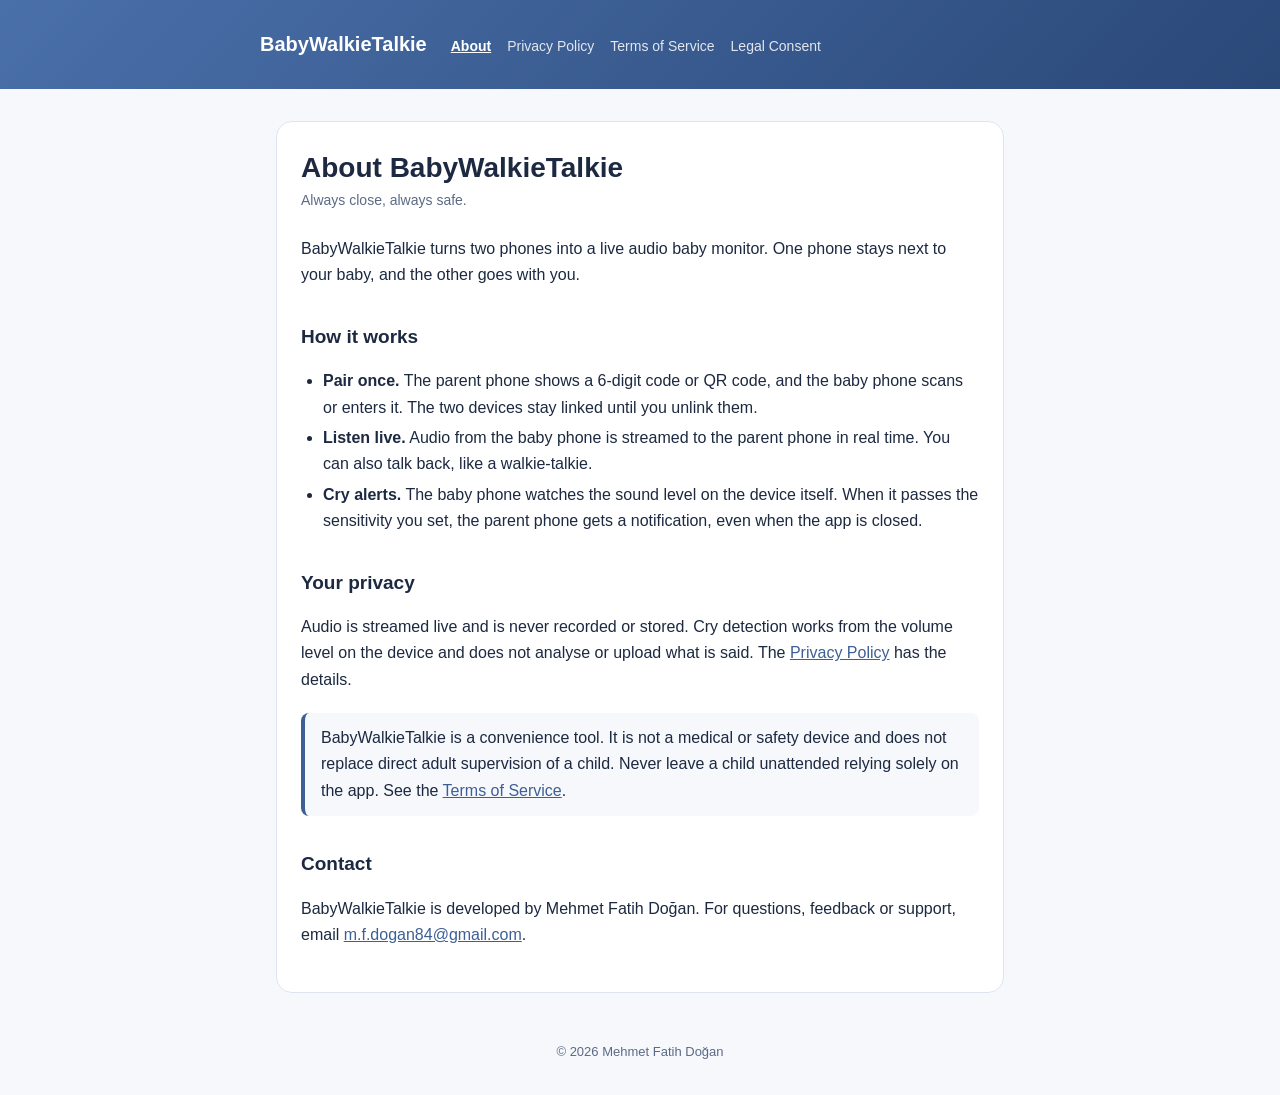
<file: index.html>
<!doctype html>
<html lang="en">
<head>
  <meta charset="utf-8">
  <meta name="viewport" content="width=device-width, initial-scale=1">
  <title>BabyWalkieTalkie</title>
  <meta http-equiv="refresh" content="0; url=about/">
  <link rel="canonical" href="about/">
</head>
<body>
  <p><a href="about/">BabyWalkieTalkie – About</a></p>
</body>
</html>
</file>
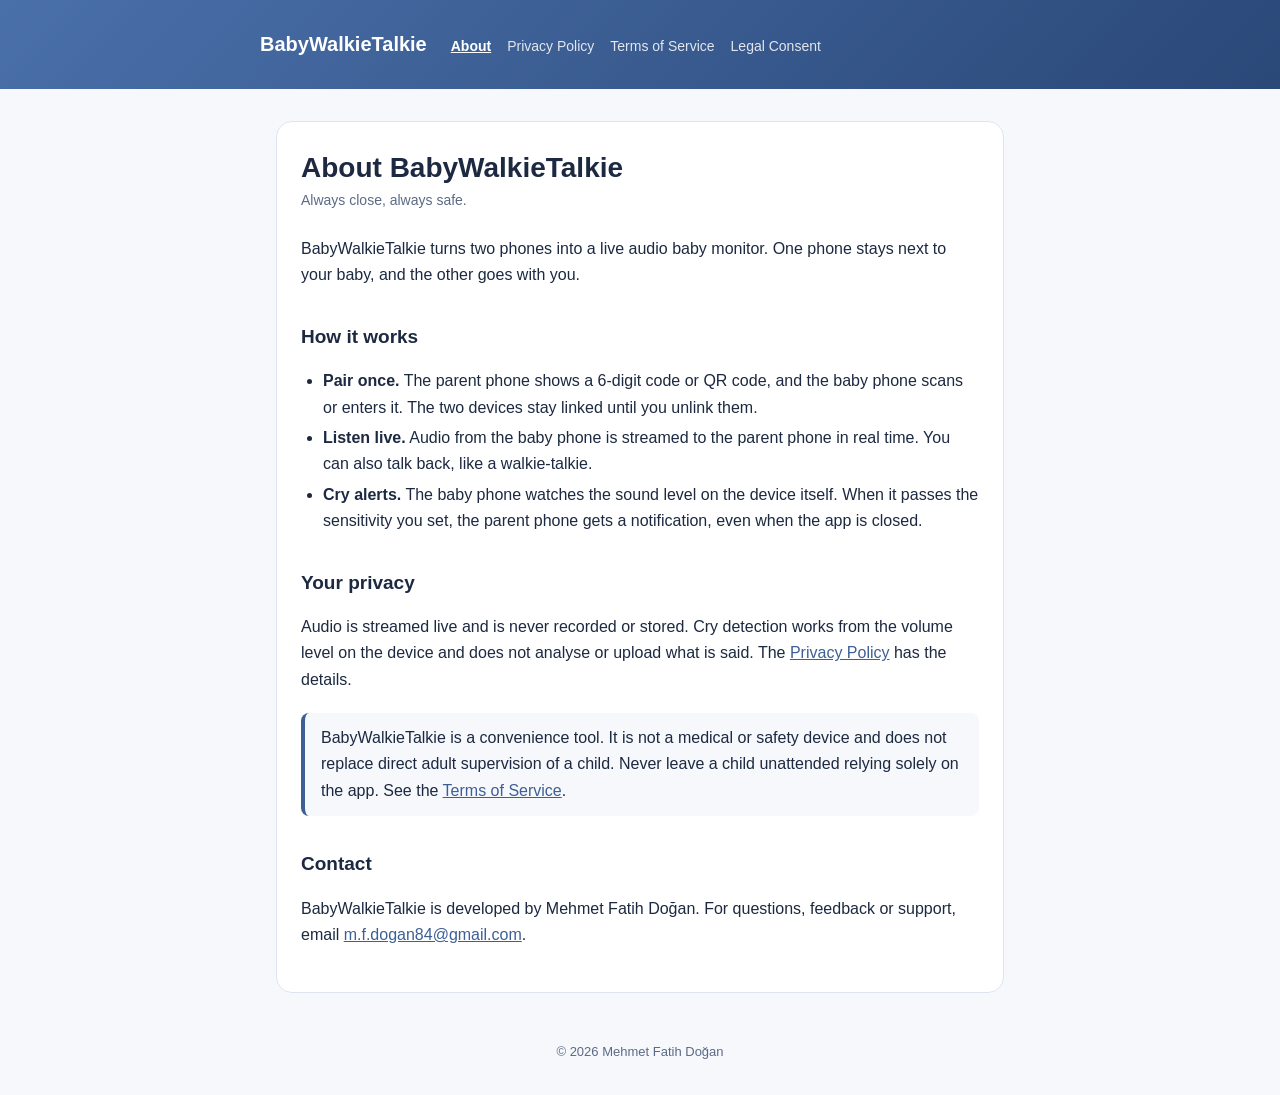
<file: about/index.html>
<!doctype html>
<html lang="en">
<head>
  <meta charset="utf-8">
  <meta name="viewport" content="width=device-width, initial-scale=1">
  <title>About BabyWalkieTalkie</title>
  <meta name="description" content="BabyWalkieTalkie turns two phones into a live audio baby monitor.">
  <link rel="stylesheet" href="../style.css">
</head>
<body>
  <header>
    <div class="wrap">
      <a class="brand" href="../about/">BabyWalkieTalkie</a>
      <nav>
        <a href="../about/" aria-current="page">About</a>
        <a href="../privacy/">Privacy Policy</a>
        <a href="../terms/">Terms of Service</a>
        <a href="../legal/">Legal Consent</a>
      </nav>
    </div>
  </header>

  <main class="wrap">
    <article>
      <h1>About BabyWalkieTalkie</h1>
      <p class="updated">Always close, always safe.</p>

      <p>BabyWalkieTalkie turns two phones into a live audio baby monitor. One phone stays next to your baby, and the other goes with you.</p>

      <h2>How it works</h2>
      <ul>
        <li><strong>Pair once.</strong> The parent phone shows a 6-digit code or QR code, and the baby phone scans or enters it. The two devices stay linked until you unlink them.</li>
        <li><strong>Listen live.</strong> Audio from the baby phone is streamed to the parent phone in real time. You can also talk back, like a walkie-talkie.</li>
        <li><strong>Cry alerts.</strong> The baby phone watches the sound level on the device itself. When it passes the sensitivity you set, the parent phone gets a notification, even when the app is closed.</li>
      </ul>

      <h2>Your privacy</h2>
      <p>Audio is streamed live and is never recorded or stored. Cry detection works from the volume level on the device and does not analyse or upload what is said. The <a href="../privacy/">Privacy Policy</a> has the details.</p>

      <div class="note">
        BabyWalkieTalkie is a convenience tool. It is not a medical or safety device and does not replace direct adult supervision of a child. Never leave a child unattended relying solely on the app. See the <a href="../terms/">Terms of Service</a>.
      </div>

      <h2>Contact</h2>
      <p>BabyWalkieTalkie is developed by Mehmet Fatih Doğan. For questions, feedback or support, email <a href="mailto:m.f.dogan84@gmail.com">m.f.dogan84@gmail.com</a>.</p>
    </article>
  </main>

  <footer>© 2026 Mehmet Fatih Doğan</footer>
</body>
</html>
</file>
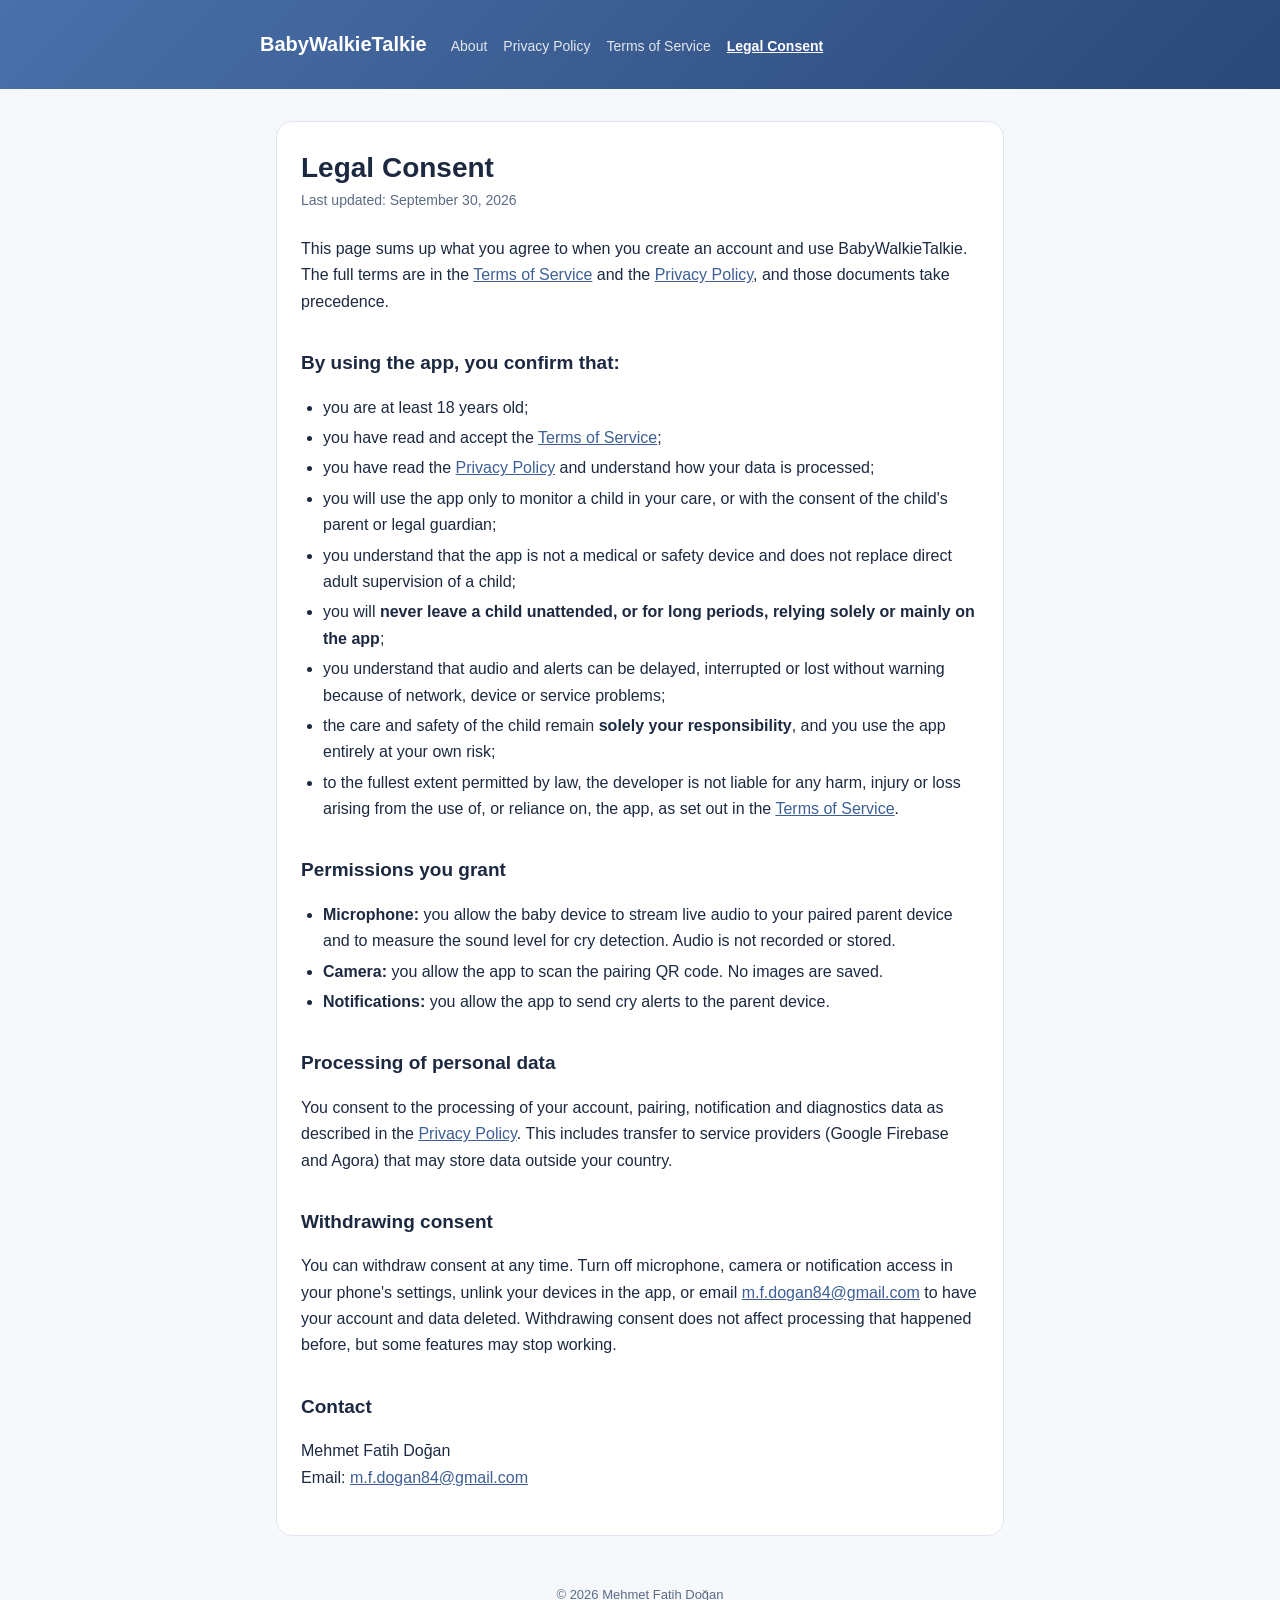
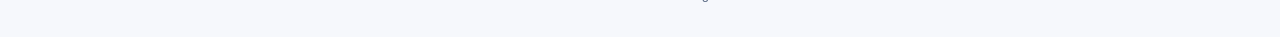
<file: legal/index.html>
<!doctype html>
<html lang="en">
<head>
  <meta charset="utf-8">
  <meta name="viewport" content="width=device-width, initial-scale=1">
  <title>Legal Consent – BabyWalkieTalkie</title>
  <meta name="description" content="What you agree to when you use BabyWalkieTalkie.">
  <link rel="stylesheet" href="../style.css">
</head>
<body>
  <header>
    <div class="wrap">
      <a class="brand" href="../about/">BabyWalkieTalkie</a>
      <nav>
        <a href="../about/">About</a>
        <a href="../privacy/">Privacy Policy</a>
        <a href="../terms/">Terms of Service</a>
        <a href="../legal/" aria-current="page">Legal Consent</a>
      </nav>
    </div>
  </header>

  <main class="wrap">
    <article>
      <h1>Legal Consent</h1>
      <p class="updated">Last updated: September 30, 2026</p>

      <p>This page sums up what you agree to when you create an account and use BabyWalkieTalkie. The full terms are in the <a href="../terms/">Terms of Service</a> and the <a href="../privacy/">Privacy Policy</a>, and those documents take precedence.</p>

      <h2>By using the app, you confirm that:</h2>
      <ul>
        <li>you are at least 18 years old;</li>
        <li>you have read and accept the <a href="../terms/">Terms of Service</a>;</li>
        <li>you have read the <a href="../privacy/">Privacy Policy</a> and understand how your data is processed;</li>
        <li>you will use the app only to monitor a child in your care, or with the consent of the child's parent or legal guardian;</li>
        <li>you understand that the app is not a medical or safety device and does not replace direct adult supervision of a child;</li>
        <li>you will <strong>never leave a child unattended, or for long periods, relying solely or mainly on the app</strong>;</li>
        <li>you understand that audio and alerts can be delayed, interrupted or lost without warning because of network, device or service problems;</li>
        <li>the care and safety of the child remain <strong>solely your responsibility</strong>, and you use the app entirely at your own risk;</li>
        <li>to the fullest extent permitted by law, the developer is not liable for any harm, injury or loss arising from the use of, or reliance on, the app, as set out in the <a href="../terms/">Terms of Service</a>.</li>
      </ul>

      <h2>Permissions you grant</h2>
      <ul>
        <li><strong>Microphone:</strong> you allow the baby device to stream live audio to your paired parent device and to measure the sound level for cry detection. Audio is not recorded or stored.</li>
        <li><strong>Camera:</strong> you allow the app to scan the pairing QR code. No images are saved.</li>
        <li><strong>Notifications:</strong> you allow the app to send cry alerts to the parent device.</li>
      </ul>

      <h2>Processing of personal data</h2>
      <p>You consent to the processing of your account, pairing, notification and diagnostics data as described in the <a href="../privacy/">Privacy Policy</a>. This includes transfer to service providers (Google Firebase and Agora) that may store data outside your country.</p>

      <h2>Withdrawing consent</h2>
      <p>You can withdraw consent at any time. Turn off microphone, camera or notification access in your phone's settings, unlink your devices in the app, or email <a href="mailto:m.f.dogan84@gmail.com">m.f.dogan84@gmail.com</a> to have your account and data deleted. Withdrawing consent does not affect processing that happened before, but some features may stop working.</p>

      <h2>Contact</h2>
      <p>Mehmet Fatih Doğan<br>Email: <a href="mailto:m.f.dogan84@gmail.com">m.f.dogan84@gmail.com</a></p>
    </article>
  </main>

  <footer>© 2026 Mehmet Fatih Doğan</footer>
</body>
</html>
</file>
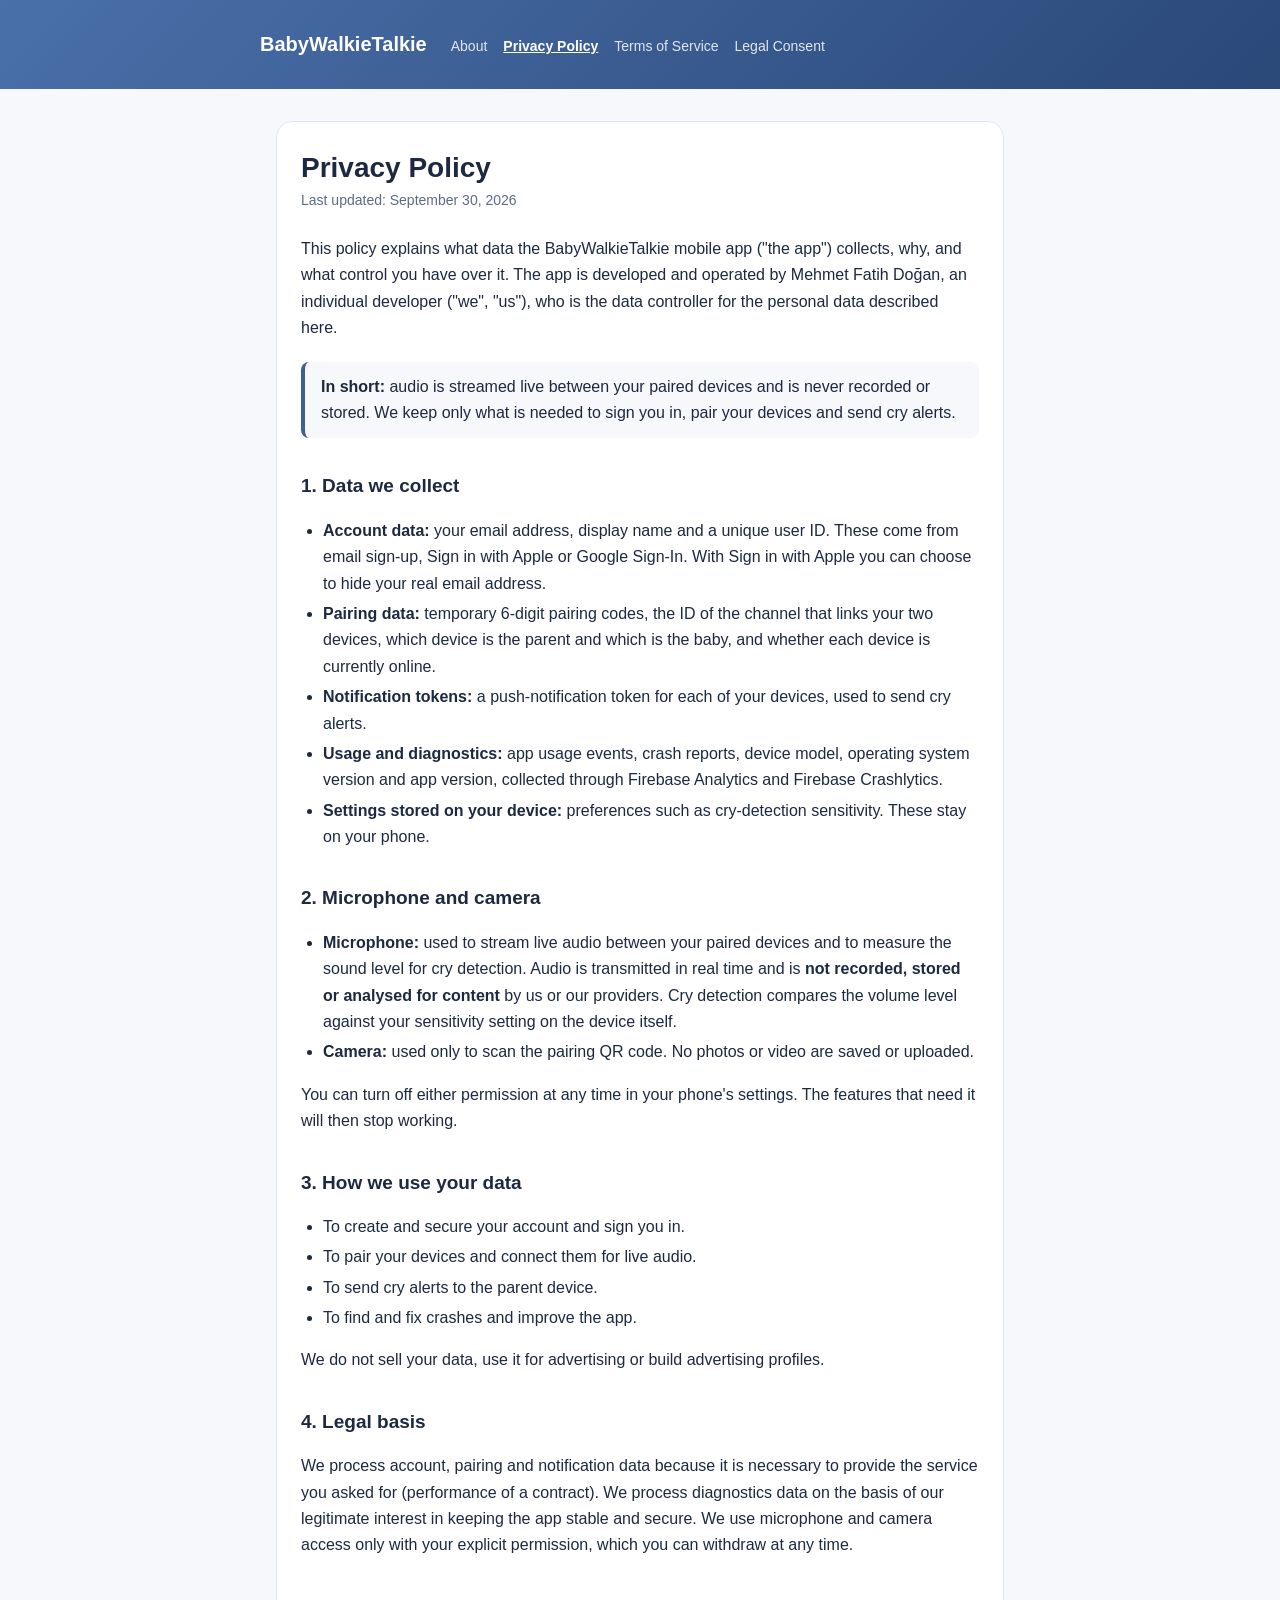
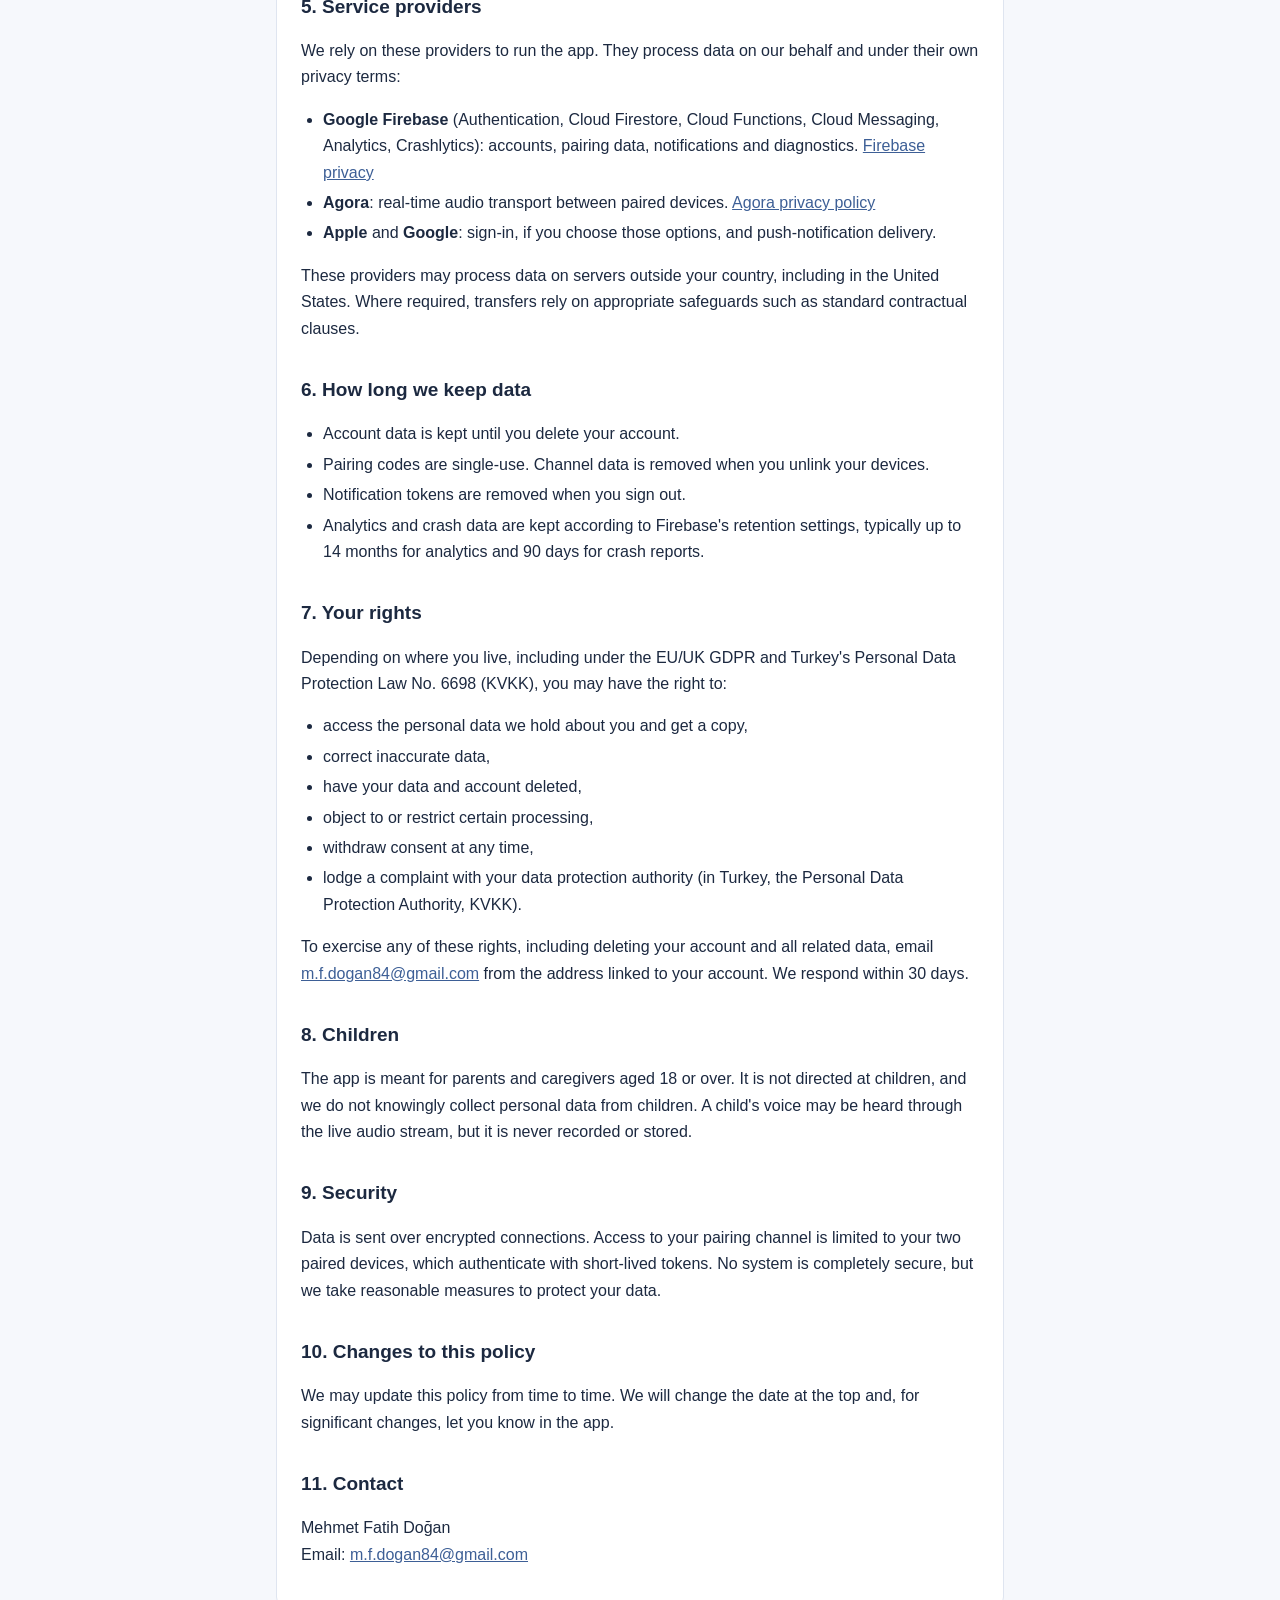
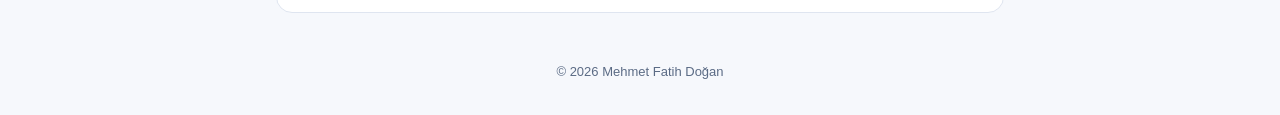
<file: privacy/index.html>
<!doctype html>
<html lang="en">
<head>
  <meta charset="utf-8">
  <meta name="viewport" content="width=device-width, initial-scale=1">
  <title>Privacy Policy – BabyWalkieTalkie</title>
  <meta name="description" content="How BabyWalkieTalkie collects, uses and protects your data.">
  <link rel="stylesheet" href="../style.css">
</head>
<body>
  <header>
    <div class="wrap">
      <a class="brand" href="../about/">BabyWalkieTalkie</a>
      <nav>
        <a href="../about/">About</a>
        <a href="../privacy/" aria-current="page">Privacy Policy</a>
        <a href="../terms/">Terms of Service</a>
        <a href="../legal/">Legal Consent</a>
      </nav>
    </div>
  </header>

  <main class="wrap">
    <article>
      <h1>Privacy Policy</h1>
      <p class="updated">Last updated: September 30, 2026</p>

      <p>This policy explains what data the BabyWalkieTalkie mobile app ("the app") collects, why, and what control you have over it. The app is developed and operated by Mehmet Fatih Doğan, an individual developer ("we", "us"), who is the data controller for the personal data described here.</p>

      <div class="note">
        <strong>In short:</strong> audio is streamed live between your paired devices and is never recorded or stored. We keep only what is needed to sign you in, pair your devices and send cry alerts.
      </div>

      <h2>1. Data we collect</h2>
      <ul>
        <li><strong>Account data:</strong> your email address, display name and a unique user ID. These come from email sign-up, Sign in with Apple or Google Sign-In. With Sign in with Apple you can choose to hide your real email address.</li>
        <li><strong>Pairing data:</strong> temporary 6-digit pairing codes, the ID of the channel that links your two devices, which device is the parent and which is the baby, and whether each device is currently online.</li>
        <li><strong>Notification tokens:</strong> a push-notification token for each of your devices, used to send cry alerts.</li>
        <li><strong>Usage and diagnostics:</strong> app usage events, crash reports, device model, operating system version and app version, collected through Firebase Analytics and Firebase Crashlytics.</li>
        <li><strong>Settings stored on your device:</strong> preferences such as cry-detection sensitivity. These stay on your phone.</li>
      </ul>

      <h2>2. Microphone and camera</h2>
      <ul>
        <li><strong>Microphone:</strong> used to stream live audio between your paired devices and to measure the sound level for cry detection. Audio is transmitted in real time and is <strong>not recorded, stored or analysed for content</strong> by us or our providers. Cry detection compares the volume level against your sensitivity setting on the device itself.</li>
        <li><strong>Camera:</strong> used only to scan the pairing QR code. No photos or video are saved or uploaded.</li>
      </ul>
      <p>You can turn off either permission at any time in your phone's settings. The features that need it will then stop working.</p>

      <h2>3. How we use your data</h2>
      <ul>
        <li>To create and secure your account and sign you in.</li>
        <li>To pair your devices and connect them for live audio.</li>
        <li>To send cry alerts to the parent device.</li>
        <li>To find and fix crashes and improve the app.</li>
      </ul>
      <p>We do not sell your data, use it for advertising or build advertising profiles.</p>

      <h2>4. Legal basis</h2>
      <p>We process account, pairing and notification data because it is necessary to provide the service you asked for (performance of a contract). We process diagnostics data on the basis of our legitimate interest in keeping the app stable and secure. We use microphone and camera access only with your explicit permission, which you can withdraw at any time.</p>

      <h2>5. Service providers</h2>
      <p>We rely on these providers to run the app. They process data on our behalf and under their own privacy terms:</p>
      <ul>
        <li><strong>Google Firebase</strong> (Authentication, Cloud Firestore, Cloud Functions, Cloud Messaging, Analytics, Crashlytics): accounts, pairing data, notifications and diagnostics. <a href="https://firebase.google.com/support/privacy">Firebase privacy</a></li>
        <li><strong>Agora</strong>: real-time audio transport between paired devices. <a href="https://www.agora.io/en/privacy-policy/">Agora privacy policy</a></li>
        <li><strong>Apple</strong> and <strong>Google</strong>: sign-in, if you choose those options, and push-notification delivery.</li>
      </ul>
      <p>These providers may process data on servers outside your country, including in the United States. Where required, transfers rely on appropriate safeguards such as standard contractual clauses.</p>

      <h2>6. How long we keep data</h2>
      <ul>
        <li>Account data is kept until you delete your account.</li>
        <li>Pairing codes are single-use. Channel data is removed when you unlink your devices.</li>
        <li>Notification tokens are removed when you sign out.</li>
        <li>Analytics and crash data are kept according to Firebase's retention settings, typically up to 14 months for analytics and 90 days for crash reports.</li>
      </ul>

      <h2>7. Your rights</h2>
      <p>Depending on where you live, including under the EU/UK GDPR and Turkey's Personal Data Protection Law No. 6698 (KVKK), you may have the right to:</p>
      <ul>
        <li>access the personal data we hold about you and get a copy,</li>
        <li>correct inaccurate data,</li>
        <li>have your data and account deleted,</li>
        <li>object to or restrict certain processing,</li>
        <li>withdraw consent at any time,</li>
        <li>lodge a complaint with your data protection authority (in Turkey, the Personal Data Protection Authority, KVKK).</li>
      </ul>
      <p>To exercise any of these rights, including deleting your account and all related data, email <a href="mailto:m.f.dogan84@gmail.com">m.f.dogan84@gmail.com</a> from the address linked to your account. We respond within 30 days.</p>

      <h2>8. Children</h2>
      <p>The app is meant for parents and caregivers aged 18 or over. It is not directed at children, and we do not knowingly collect personal data from children. A child's voice may be heard through the live audio stream, but it is never recorded or stored.</p>

      <h2>9. Security</h2>
      <p>Data is sent over encrypted connections. Access to your pairing channel is limited to your two paired devices, which authenticate with short-lived tokens. No system is completely secure, but we take reasonable measures to protect your data.</p>

      <h2>10. Changes to this policy</h2>
      <p>We may update this policy from time to time. We will change the date at the top and, for significant changes, let you know in the app.</p>

      <h2>11. Contact</h2>
      <p>Mehmet Fatih Doğan<br>Email: <a href="mailto:m.f.dogan84@gmail.com">m.f.dogan84@gmail.com</a></p>
    </article>
  </main>

  <footer>© 2026 Mehmet Fatih Doğan</footer>
</body>
</html>
</file>
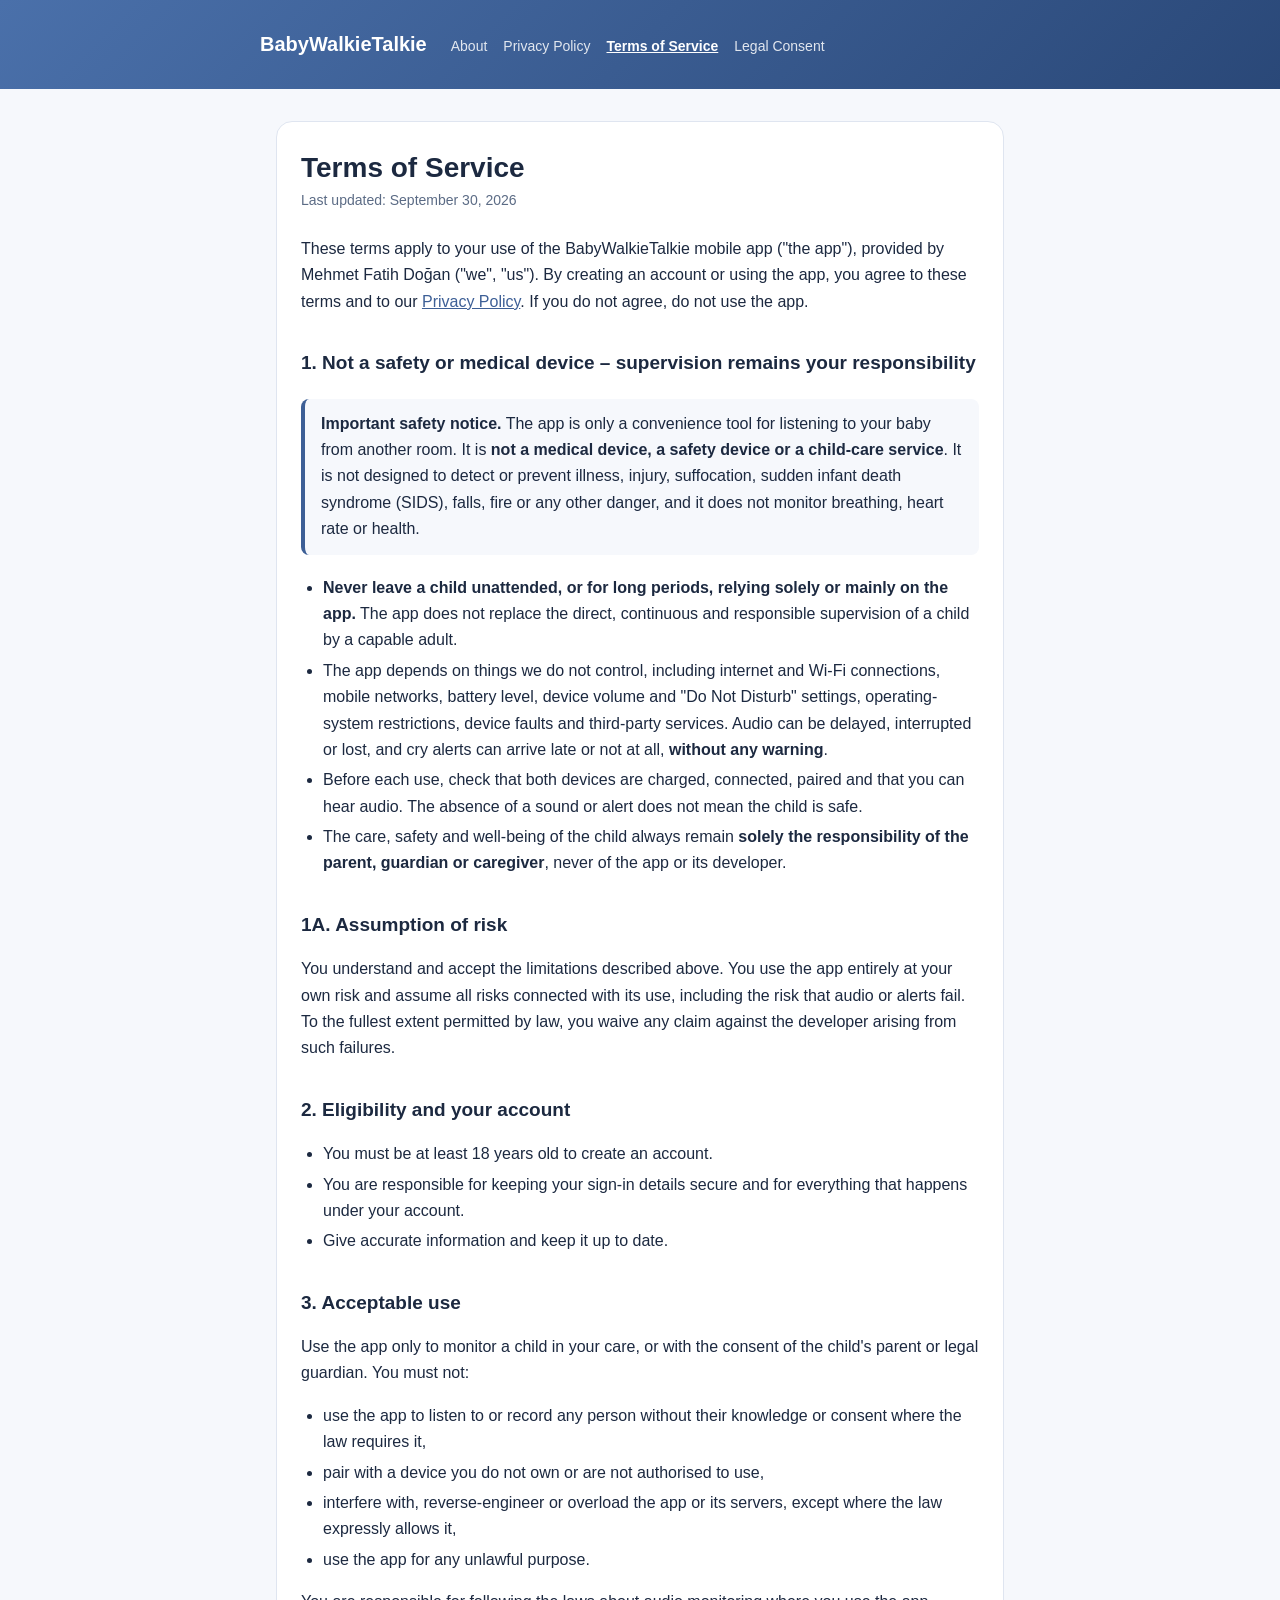
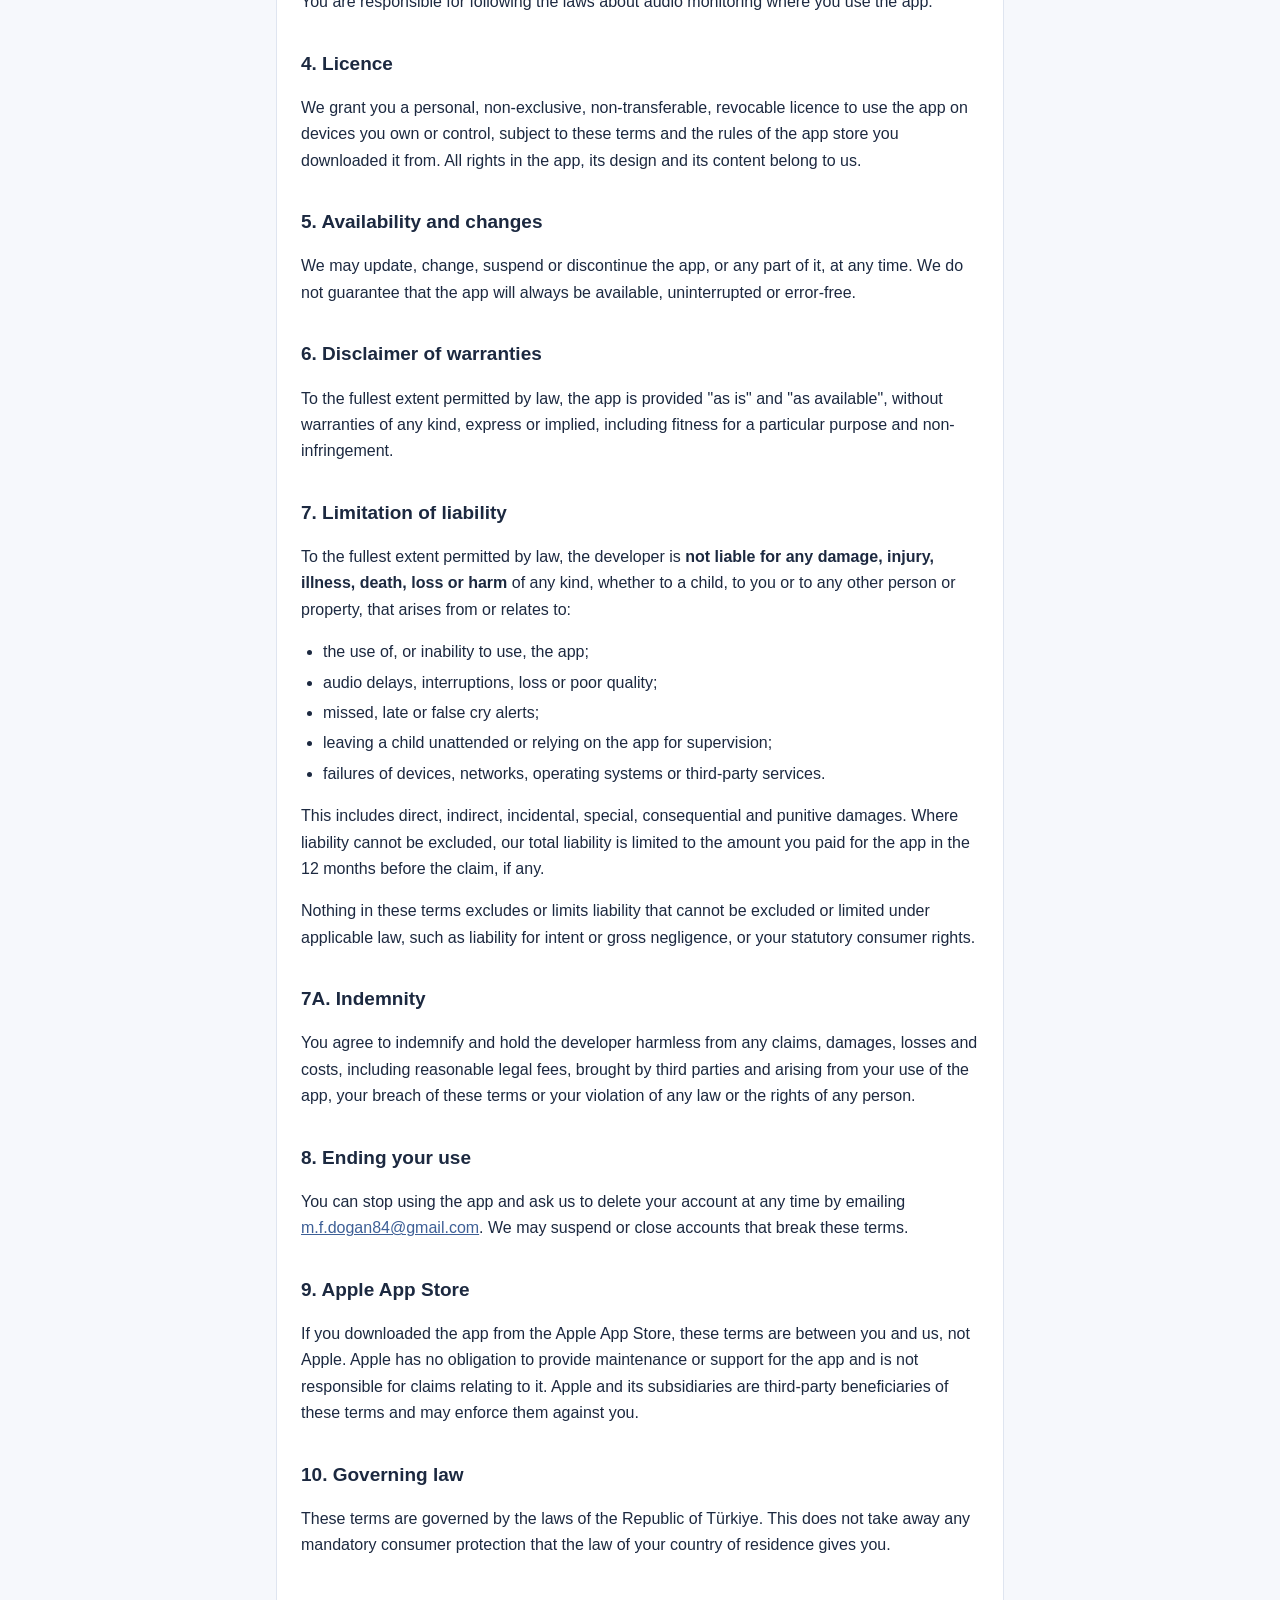
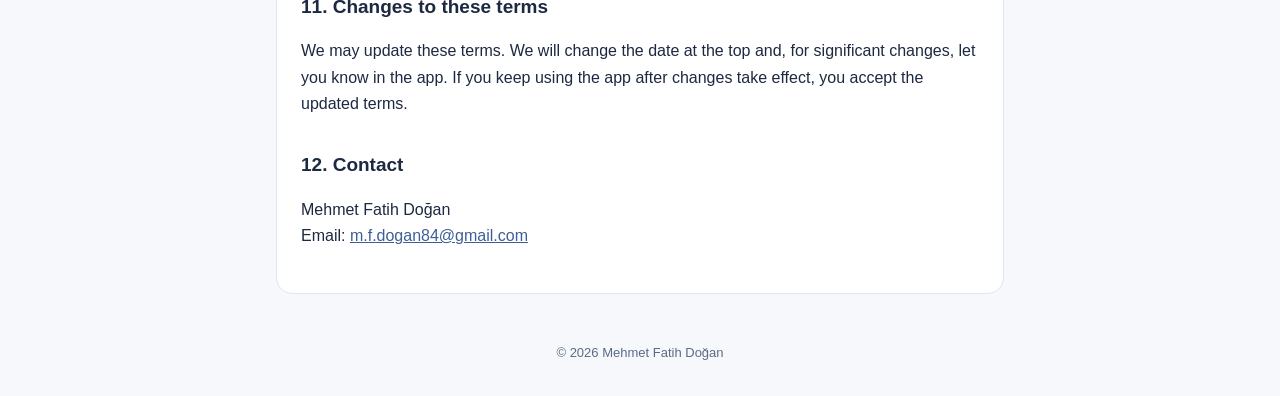
<file: terms/index.html>
<!doctype html>
<html lang="en">
<head>
  <meta charset="utf-8">
  <meta name="viewport" content="width=device-width, initial-scale=1">
  <title>Terms of Service – BabyWalkieTalkie</title>
  <meta name="description" content="The terms that apply when you use BabyWalkieTalkie.">
  <link rel="stylesheet" href="../style.css">
</head>
<body>
  <header>
    <div class="wrap">
      <a class="brand" href="../about/">BabyWalkieTalkie</a>
      <nav>
        <a href="../about/">About</a>
        <a href="../privacy/">Privacy Policy</a>
        <a href="../terms/" aria-current="page">Terms of Service</a>
        <a href="../legal/">Legal Consent</a>
      </nav>
    </div>
  </header>

  <main class="wrap">
    <article>
      <h1>Terms of Service</h1>
      <p class="updated">Last updated: September 30, 2026</p>

      <p>These terms apply to your use of the BabyWalkieTalkie mobile app ("the app"), provided by Mehmet Fatih Doğan ("we", "us"). By creating an account or using the app, you agree to these terms and to our <a href="../privacy/">Privacy Policy</a>. If you do not agree, do not use the app.</p>

      <h2>1. Not a safety or medical device – supervision remains your responsibility</h2>
      <div class="note">
        <strong>Important safety notice.</strong> The app is only a convenience tool for listening to your baby from another room. It is <strong>not a medical device, a safety device or a child-care service</strong>. It is not designed to detect or prevent illness, injury, suffocation, sudden infant death syndrome (SIDS), falls, fire or any other danger, and it does not monitor breathing, heart rate or health.
      </div>
      <ul>
        <li><strong>Never leave a child unattended, or for long periods, relying solely or mainly on the app.</strong> The app does not replace the direct, continuous and responsible supervision of a child by a capable adult.</li>
        <li>The app depends on things we do not control, including internet and Wi-Fi connections, mobile networks, battery level, device volume and "Do Not Disturb" settings, operating-system restrictions, device faults and third-party services. Audio can be delayed, interrupted or lost, and cry alerts can arrive late or not at all, <strong>without any warning</strong>.</li>
        <li>Before each use, check that both devices are charged, connected, paired and that you can hear audio. The absence of a sound or alert does not mean the child is safe.</li>
        <li>The care, safety and well-being of the child always remain <strong>solely the responsibility of the parent, guardian or caregiver</strong>, never of the app or its developer.</li>
      </ul>

      <h2>1A. Assumption of risk</h2>
      <p>You understand and accept the limitations described above. You use the app entirely at your own risk and assume all risks connected with its use, including the risk that audio or alerts fail. To the fullest extent permitted by law, you waive any claim against the developer arising from such failures.</p>

      <h2>2. Eligibility and your account</h2>
      <ul>
        <li>You must be at least 18 years old to create an account.</li>
        <li>You are responsible for keeping your sign-in details secure and for everything that happens under your account.</li>
        <li>Give accurate information and keep it up to date.</li>
      </ul>

      <h2>3. Acceptable use</h2>
      <p>Use the app only to monitor a child in your care, or with the consent of the child's parent or legal guardian. You must not:</p>
      <ul>
        <li>use the app to listen to or record any person without their knowledge or consent where the law requires it,</li>
        <li>pair with a device you do not own or are not authorised to use,</li>
        <li>interfere with, reverse-engineer or overload the app or its servers, except where the law expressly allows it,</li>
        <li>use the app for any unlawful purpose.</li>
      </ul>
      <p>You are responsible for following the laws about audio monitoring where you use the app.</p>

      <h2>4. Licence</h2>
      <p>We grant you a personal, non-exclusive, non-transferable, revocable licence to use the app on devices you own or control, subject to these terms and the rules of the app store you downloaded it from. All rights in the app, its design and its content belong to us.</p>

      <h2>5. Availability and changes</h2>
      <p>We may update, change, suspend or discontinue the app, or any part of it, at any time. We do not guarantee that the app will always be available, uninterrupted or error-free.</p>

      <h2>6. Disclaimer of warranties</h2>
      <p>To the fullest extent permitted by law, the app is provided "as is" and "as available", without warranties of any kind, express or implied, including fitness for a particular purpose and non-infringement.</p>

      <h2>7. Limitation of liability</h2>
      <p>To the fullest extent permitted by law, the developer is <strong>not liable for any damage, injury, illness, death, loss or harm</strong> of any kind, whether to a child, to you or to any other person or property, that arises from or relates to:</p>
      <ul>
        <li>the use of, or inability to use, the app;</li>
        <li>audio delays, interruptions, loss or poor quality;</li>
        <li>missed, late or false cry alerts;</li>
        <li>leaving a child unattended or relying on the app for supervision;</li>
        <li>failures of devices, networks, operating systems or third-party services.</li>
      </ul>
      <p>This includes direct, indirect, incidental, special, consequential and punitive damages. Where liability cannot be excluded, our total liability is limited to the amount you paid for the app in the 12 months before the claim, if any.</p>
      <p>Nothing in these terms excludes or limits liability that cannot be excluded or limited under applicable law, such as liability for intent or gross negligence, or your statutory consumer rights.</p>

      <h2>7A. Indemnity</h2>
      <p>You agree to indemnify and hold the developer harmless from any claims, damages, losses and costs, including reasonable legal fees, brought by third parties and arising from your use of the app, your breach of these terms or your violation of any law or the rights of any person.</p>

      <h2>8. Ending your use</h2>
      <p>You can stop using the app and ask us to delete your account at any time by emailing <a href="mailto:m.f.dogan84@gmail.com">m.f.dogan84@gmail.com</a>. We may suspend or close accounts that break these terms.</p>

      <h2>9. Apple App Store</h2>
      <p>If you downloaded the app from the Apple App Store, these terms are between you and us, not Apple. Apple has no obligation to provide maintenance or support for the app and is not responsible for claims relating to it. Apple and its subsidiaries are third-party beneficiaries of these terms and may enforce them against you.</p>

      <h2>10. Governing law</h2>
      <p>These terms are governed by the laws of the Republic of Türkiye. This does not take away any mandatory consumer protection that the law of your country of residence gives you.</p>

      <h2>11. Changes to these terms</h2>
      <p>We may update these terms. We will change the date at the top and, for significant changes, let you know in the app. If you keep using the app after changes take effect, you accept the updated terms.</p>

      <h2>12. Contact</h2>
      <p>Mehmet Fatih Doğan<br>Email: <a href="mailto:m.f.dogan84@gmail.com">m.f.dogan84@gmail.com</a></p>
    </article>
  </main>

  <footer>© 2026 Mehmet Fatih Doğan</footer>
</body>
</html>
</file>
<file: style.css>
:root {
  --bg: #f6f8fc;
  --surface: #ffffff;
  --text: #1c2940;
  --muted: #5b6b85;
  --accent: #3d5f96;
  --border: #dfe5f0;
}

@media (prefers-color-scheme: dark) {
  :root {
    --bg: #121a28;
    --surface: #1a2536;
    --text: #e6ebf4;
    --muted: #9aa8bf;
    --accent: #8fb0e6;
    --border: #2a3850;
  }
}

* { box-sizing: border-box; }

body {
  margin: 0;
  background: var(--bg);
  color: var(--text);
  font: 16px/1.65 -apple-system, BlinkMacSystemFont, "Segoe UI", Roboto, sans-serif;
}

header {
  background: linear-gradient(135deg, #4a70aa, #2a4878);
  color: #fff;
  padding: 28px 16px;
}

header .wrap { display: flex; flex-wrap: wrap; gap: 12px 24px; align-items: baseline; }
header a.brand { color: #fff; font-weight: 800; font-size: 20px; text-decoration: none; }
header nav { display: flex; flex-wrap: wrap; gap: 6px 16px; }
header nav a { color: rgba(255, 255, 255, 0.85); text-decoration: none; font-size: 14px; }
header nav a[aria-current="page"] { color: #fff; font-weight: 700; text-decoration: underline; }

.wrap { max-width: 760px; margin: 0 auto; }

main { padding: 32px 16px 48px; }

article {
  background: var(--surface);
  border: 1px solid var(--border);
  border-radius: 16px;
  padding: 28px 24px;
}

h1 { margin: 0 0 4px; font-size: 28px; line-height: 1.25; }
h2 { margin: 32px 0 8px; font-size: 19px; }
.updated { color: var(--muted); font-size: 14px; margin: 0 0 24px; }
a { color: var(--accent); }
ul { padding-left: 22px; }
li { margin: 4px 0; }

.note {
  border-left: 4px solid var(--accent);
  background: var(--bg);
  padding: 12px 16px;
  border-radius: 8px;
  margin: 20px 0;
}

footer { color: var(--muted); font-size: 13px; text-align: center; padding: 0 16px 32px; }

@media (max-width: 520px) {
  article { padding: 20px 16px; }
  h1 { font-size: 24px; }
}
</file>
